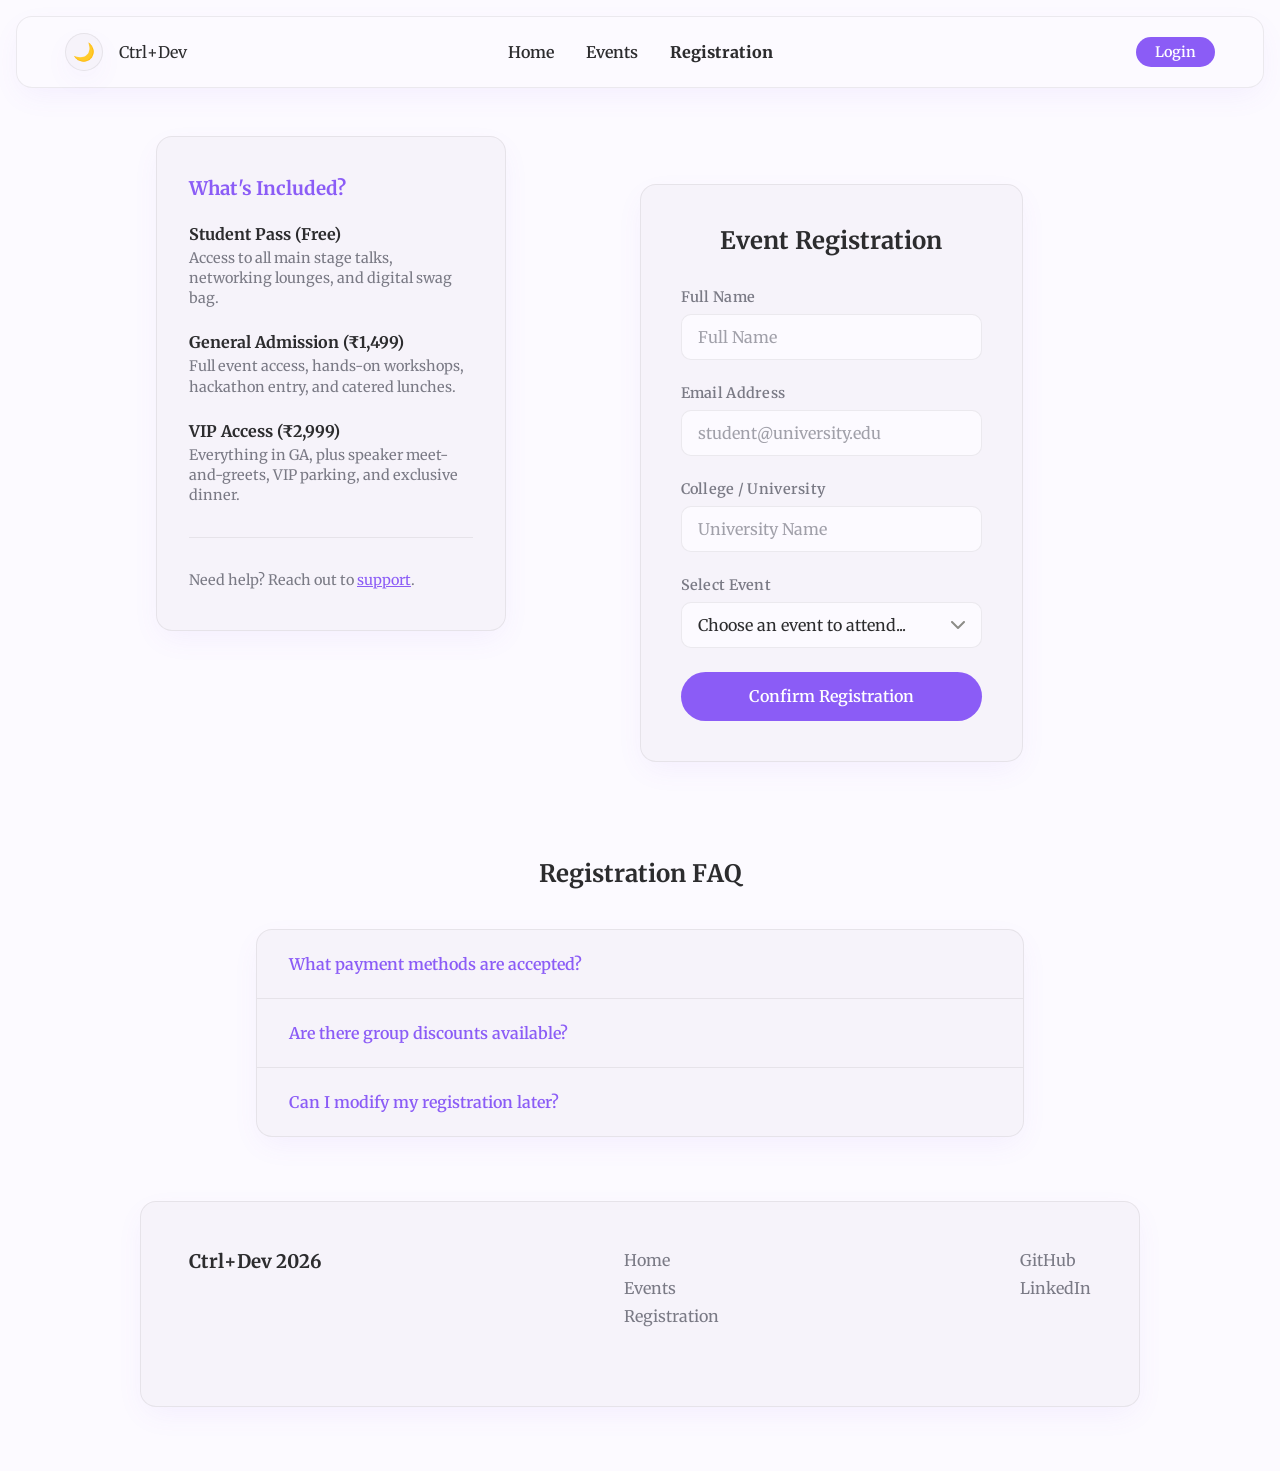
<file: register.html>
<!DOCTYPE html>
<html lang="en">
<head>
    <meta charset="UTF-8">
    <meta name="viewport" content="width=device-width, initial-scale=1.0">
    <title>Register | Ctrl+Dev 2026</title>
    <link rel="stylesheet" href="style.css">
    
    <script>
        const savedTheme = localStorage.getItem('theme') || 'light';
        document.documentElement.setAttribute('data-theme', savedTheme);
    </script>
</head>
<body>
    <video class="video-background" autoplay muted loop playsinline>
        <source src="https://assets.codepen.io/3364143/7btrrd.mp4" type="video/mp4">
    </video>
    <div class="video-overlay"></div>

    <div class="dull-container">
        <!-- Navbar -->
        <nav class="glass focus-target">
            <div id="auth-nav-slot">
                <button id="login-btn" class="cta-btn" style="padding: 0.4rem 1.2rem; font-size: 0.9rem;">Login</button>
            </div>
            <div class="nav-links">
                <a href="index.html">Home</a>
                <a href="events.html" target="_blank">Events</a>
                <a href="register.html" style="font-weight: 800;">Registration</a>
            </div>
            <div style="display: flex; align-items: center; gap: 1rem;">
                <button id="theme-toggle" class="theme-icon-btn" title="Toggle Theme">🌓</button>
                <a href="index.html" class="logo spin-text" style="text-decoration: none; color: var(--text-color);"><strong>Ctrl+Dev</strong></a>
            </div>
        </nav>

        <main>
            <div class="register-layout">
                <!-- Sidebar: What's Included -->
                <aside class="register-sidebar glass focus-target">
                    <h3 style="margin-bottom: 1.5rem; color: var(--primary-color);">What's Included?</h3>
                    <div class="tier">
                        <h4>Student Pass (Free)</h4>
                        <p>Access to all main stage talks, networking lounges, and digital swag bag.</p>
                    </div>
                    <div class="tier">
                        <h4>General Admission (₹1,499)</h4>
                        <p>Full event access, hands-on workshops, hackathon entry, and catered lunches.</p>
                    </div>
                    <div class="tier">
                        <h4>VIP Access (₹2,999)</h4>
                        <p>Everything in GA, plus speaker meet-and-greets, VIP parking, and exclusive dinner.</p>
                    </div>
                    <hr style="border: none; border-top: 1px solid var(--border-color); margin: 2rem 0;">
                    <p style="font-size: 0.9rem; color: var(--secondary-color);">Need help? Reach out to <a href="mailto:support@ctrldev.com" style="color: var(--primary-color);">support</a>.</p>
                </aside>

                <!-- Main Form -->
                <div class="registration-container glass focus-target">
                    <h2 class="spin-text" style="text-align: center; margin-bottom: 2rem;">Event Registration</h2>
                    
                    <form id="registration-form" novalidate>
                        <div class="form-group">
                            <label for="name">Full Name</label>
                            <input type="text" id="name" placeholder="Full Name" required>
                        </div>
                        <div class="form-group">
                            <label for="email">Email Address</label>
                            <input type="email" id="email" placeholder="student@university.edu" required>
                        </div>
                        <div class="form-group">
                            <label for="college">College / University</label>
                            <input type="text" id="college" placeholder="University Name" required>
                        </div>
                        <div class="form-group">
                            <label for="event-select">Select Event</label>
                            <select id="event-select" required>
                                <option value="" disabled selected>Choose an event to attend...</option>
                                <option value="1">Web3 Summit</option>
                                <option value="2">AI Engineering Hackathon</option>
                                <option value="3">Data Science & Supabase</option>
                                <option value="4">CyberSec 101</option>
                                <option value="5">Project Management Bootcamp</option>
                                <option value="6">React India</option>
                            </select>
                        </div>
                        <button type="submit" style="margin-top: 1rem;">Confirm Registration</button>
                    </form>
                </div>
            </div>

            <!-- Registration FAQ -->
            <section class="content-section focus-target" style="max-width: 800px; margin: 0 auto;">
                <h2 class="spin-text section-title" style="text-align: center;">Registration FAQ</h2>
                <div class="faq-accordion glass">
                    <details>
                        <summary>What payment methods are accepted?</summary>
                        <p>We accept all major credit cards (Visa, Mastercard, Amex), PayPal, and UPI.</p>
                    </details>
                    <details>
                        <summary>Are there group discounts available?</summary>
                        <p>Yes! Groups of 5 or more receive an automatic 15% discount at checkout. Contact support for larger university groups.</p>
                    </details>
                    <details>
                        <summary>Can I modify my registration later?</summary>
                        <p>You can update your personal details or transfer your ticket to another person up to 7 days before the event starts.</p>
                    </details>
                </div>
            </section>
        </main>

        <!-- Footer -->
        <footer class="glass focus-target footer">
            <div class="footer-content">
                <div class="footer-brand">
                    <h3 class="spin-text">Ctrl+Dev 2026</h3>
                </div>
                <div class="footer-links">
                    <a href="index.html">Home</a>
                    <a href="events.html">Events</a>
                    <a href="register.html">Registration</a>
                </div>
                <div class="footer-socials">
                    <a href="https://github.com/angiedmn" target="_blank">GitHub</a>
                    <a href="https://www.linkedin.com/in/angel-dhiman-676467374/" target="_blank">LinkedIn</a>
                </div>
            </div>
        </footer>
    </div>

    <script src="script.js"></script>
</body>
</html>
</file>
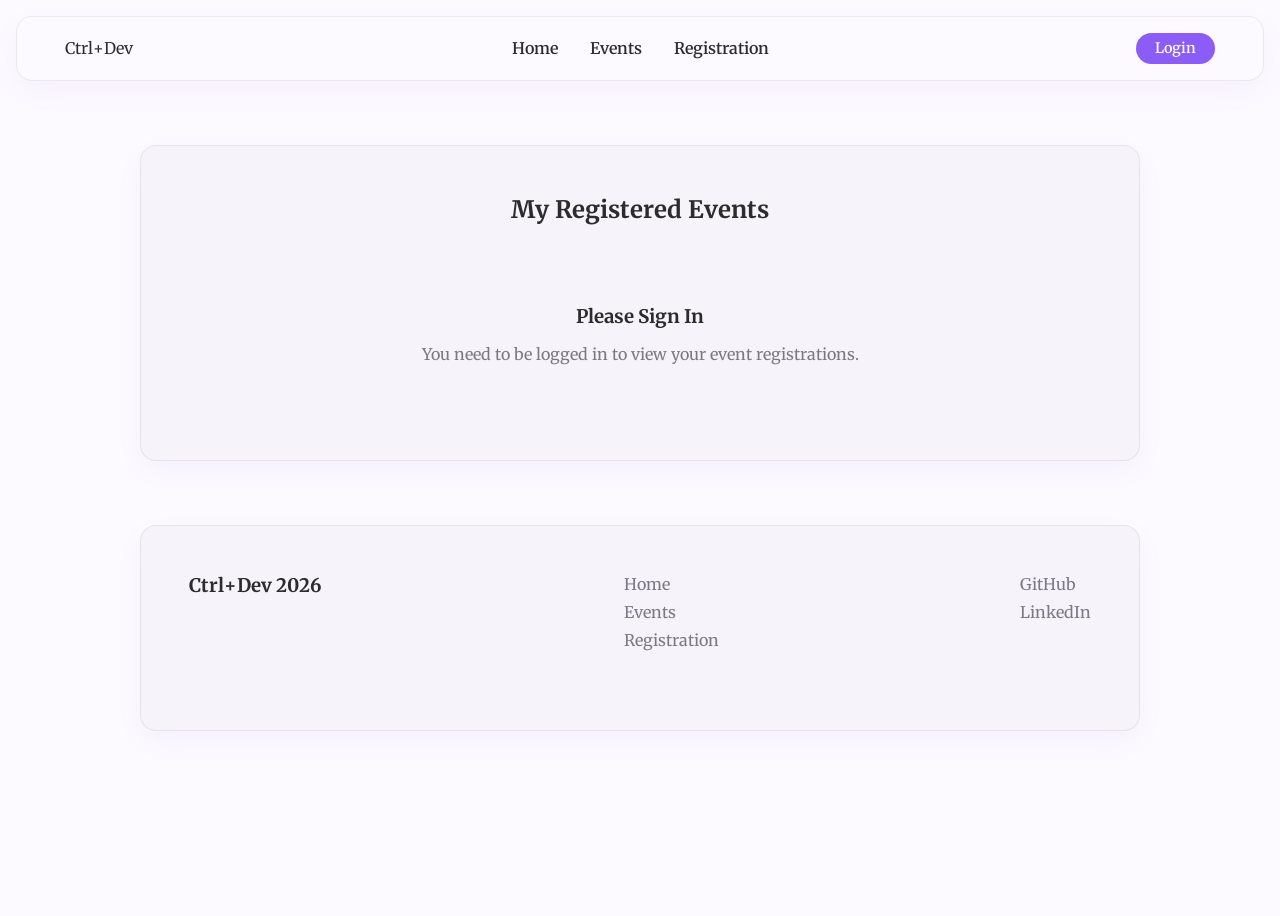
<file: registrations.html>
<!DOCTYPE html>
<html lang="en">
<head>
    <meta charset="UTF-8">
    <meta name="viewport" content="width=device-width, initial-scale=1.0">
    <title>My Registrations | Ctrl+Dev 2026</title>
    <link rel="stylesheet" href="style.css">
    
    <script>
        const savedTheme = localStorage.getItem('theme') || 'light';
        document.documentElement.setAttribute('data-theme', savedTheme);
    </script>
</head>
<body>
    <video class="video-background" autoplay muted loop playsinline>
        <source src="https://assets.codepen.io/3364143/7btrrd.mp4" type="video/mp4">
    </video>
    <div class="video-overlay"></div>

    <div class="dull-container">
        <!-- Navbar -->
        <nav class="glass focus-target">
            <div id="auth-nav-slot">
                <button id="login-btn" class="cta-btn" style="padding: 0.4rem 1.2rem; font-size: 0.9rem;">Login</button>
            </div>
            <div class="nav-links">
                <a href="index.html">Home</a>
                <a href="events.html">Events</a>
                <a href="register.html" target="_blank">Registration</a>
            </div>
            <div style="display: flex; align-items: center; gap: 1rem;">
                <!-- Theme toggle moved to dropdown, handled in JS -->
                <a href="index.html" class="logo spin-text" style="text-decoration: none; color: var(--text-color);"><strong>Ctrl+Dev</strong></a>
            </div>
        </nav>

        <main>
            <section class="glass focus-target content-section" id="registrations-container" style="padding: 3rem 2rem;">
                <h2 class="spin-text" style="margin-bottom: 2rem; text-align: center;">My Registered Events</h2>
                
                <div class="events-grid" id="registrations-grid">
                    <!-- Javascript will populate registration cards here -->
                </div>
            </section>
        </main>

        <!-- Footer -->
        <footer class="glass focus-target footer">
            <div class="footer-content">
                <div class="footer-brand">
                    <h3 class="spin-text">Ctrl+Dev 2026</h3>
                </div>
                <div class="footer-links">
                    <a href="index.html">Home</a>
                    <a href="events.html">Events</a>
                    <a href="register.html">Registration</a>
                </div>
                <div class="footer-socials">
                    <a href="https://github.com/angiedmn" target="_blank">GitHub</a>
                    <a href="https://www.linkedin.com/in/angel-dhiman-676467374/" target="_blank">LinkedIn</a>
                </div>
            </div>
        </footer>
    </div>

    <script src="script.js"></script>
</body>
</html>
</file>
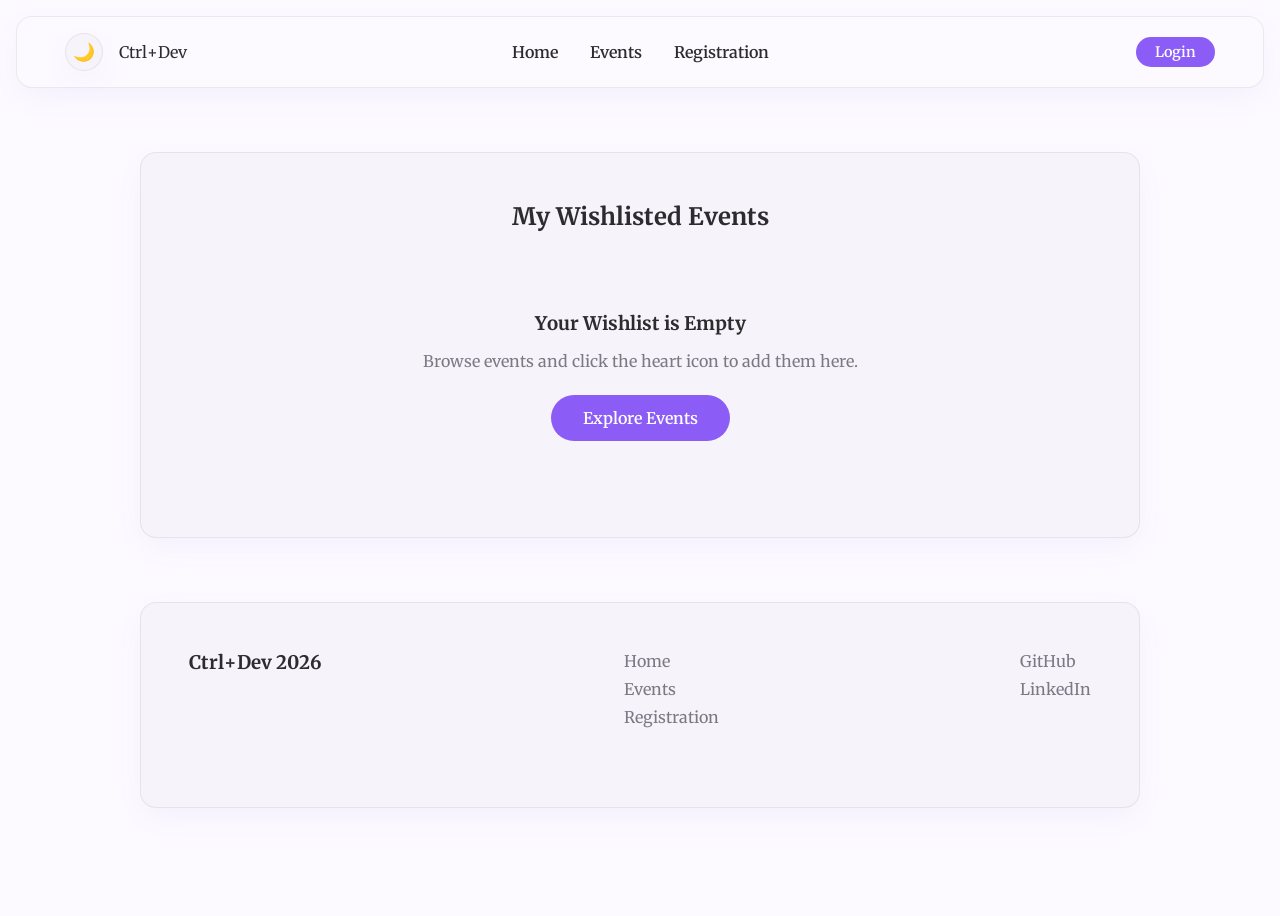
<file: wishlists.html>
<!DOCTYPE html>
<html lang="en">
<head>
    <meta charset="UTF-8">
    <meta name="viewport" content="width=device-width, initial-scale=1.0">
    <title>My Wishlist | Ctrl+Dev 2026</title>
    <link rel="stylesheet" href="style.css">
    
    <script>
        const savedTheme = localStorage.getItem('theme') || 'light';
        document.documentElement.setAttribute('data-theme', savedTheme);
    </script>
</head>
<body>
    <video class="video-background" autoplay muted loop playsinline>
        <source src="https://assets.codepen.io/3364143/7btrrd.mp4" type="video/mp4">
    </video>
    <div class="video-overlay"></div>

    <div class="dull-container">
        <!-- Navbar -->
        <nav class="glass focus-target">
            <div id="auth-nav-slot">
                <button id="login-btn" class="cta-btn" style="padding: 0.4rem 1.2rem; font-size: 0.9rem;">Login</button>
            </div>
            <div class="nav-links">
                <a href="index.html">Home</a>
                <a href="events.html">Events</a>
                <a href="register.html" target="_blank">Registration</a>
            </div>
            <div style="display: flex; align-items: center; gap: 1rem;">
                <button id="theme-toggle" class="theme-icon-btn" title="Toggle Theme">🌓</button>
                <a href="index.html" class="logo spin-text" style="text-decoration: none; color: var(--text-color);"><strong>Ctrl+Dev</strong></a>
            </div>
        </nav>

        <main>
            <section class="glass focus-target content-section" id="wishlist-container" style="padding: 3rem 2rem;">
                <h2 class="spin-text" style="margin-bottom: 2rem; text-align: center;">My Wishlisted Events</h2>
                
                <div class="events-grid" id="wishlist-grid">
                    <!-- Javascript will populate wishlisted cards here -->
                </div>
            </section>
        </main>

        <!-- Footer -->
        <footer class="glass focus-target footer">
            <div class="footer-content">
                <div class="footer-brand">
                    <h3 class="spin-text">Ctrl+Dev 2026</h3>
                </div>
                <div class="footer-links">
                    <a href="index.html">Home</a>
                    <a href="events.html">Events</a>
                    <a href="register.html">Registration</a>
                </div>
                <div class="footer-socials">
                    <a href="https://github.com/angeldhiman" target="_blank">GitHub</a>
                    <a href="https://linkedin.com/in/angeldhiman" target="_blank">LinkedIn</a>
                </div>
            </div>
        </footer>
    </div>

    <script src="script.js"></script>
</body>
</html>
</file>
<file: style.css>
@import url('https://fonts.googleapis.com/css2?family=Merriweather:wght@300;400;700;900&display=swap');

:root {
    color-scheme: light;
    --bg-color: #FCFAFF; 
    --text-color: #2C2C2E; 
    --card-bg: #F6F3FA; 
    --nav-bg: #F6F3FA; 
    --primary-color: #8B5CF6; 
    --primary-hover: #6D28D9; 
    --accent-red: #C4506A; 
    --accent-blue: #5B7FDB; 
    --secondary-color: #7A7A85; 
    --border-color: rgba(44, 44, 46, 0.08); 
    --btn-text: #FFFFFF; 
    --card-shadow: 0 10px 30px -5px rgba(139, 92, 246, 0.08); 
    --transition: all 0.3s ease;
}

[data-theme="dark"] {
    color-scheme: dark;
    --bg-color: #121019; 
    --text-color: #F7F5F0; 
    --card-bg: #1A1725; 
    --nav-bg: #1A1725; 
    --primary-color: #8B5CF6; 
    --primary-hover: #9D75F8; 
    --accent-red: #D36780; 
    --accent-blue: #7394E6; 
    --border-color: rgba(247, 245, 240, 0.08); 
    --btn-text: #FFFFFF; 
    --card-shadow: 0 10px 30px -5px rgba(0, 0, 0, 0.5); 
}

* {
    margin: 0;
    padding: 0;
    box-sizing: border-box;
    font-family: 'Merriweather', serif;
}

body {
    background: var(--bg-color);
    color: var(--text-color);
    min-height: 100vh;
    overflow-x: hidden;
    transition: var(--transition);
}

@keyframes fadeInPage {
    0% { opacity: 0; transform: translateY(10px); }
    100% { opacity: 1; transform: translateY(0); }
}

@keyframes fadeOutPage {
    0% { opacity: 1; transform: translateY(0); }
    100% { opacity: 0; transform: translateY(-10px); }
}

.glass {
    background: var(--card-bg);
    border: 1px solid var(--border-color);
    box-shadow: var(--card-shadow);
    border-radius: 16px;
}

/* Solid Navbar */
nav.glass {
    display: flex;
    justify-content: space-between;
    align-items: center;
    padding: 1rem 3rem;
    margin: 1rem;
    position: sticky;
    top: 1rem;
    background: var(--bg-color) !important;
    backdrop-filter: none !important;
    -webkit-backdrop-filter: none !important;
    z-index: 9999 !important;
    opacity: 1 !important;
    border: 1px solid var(--border-color);
}

nav.glass > * { flex: 1; }
nav.glass > *:first-child { display: flex; justify-content: flex-start; align-items: center; }
nav.glass > .nav-links { display: flex; justify-content: center; align-items: center; flex: 2; }
nav.glass > *:last-child { display: flex; justify-content: flex-end; align-items: center; }

[id] { scroll-margin-top: 6.5rem; }

.nav-links { display: flex; gap: 2rem; align-items: center; }
.nav-links a { text-decoration: none; color: var(--text-color); font-weight: 600; transition: var(--transition); }
.nav-links a:hover { color: var(--accent-blue); opacity: 0.9; }

.theme-icon-btn {
    background: var(--card-bg);
    border: 1px solid var(--border-color);
    color: var(--text-color);
    width: 38px;
    height: 38px;
    border-radius: 50%;
    cursor: pointer;
    display: flex;
    align-items: center;
    justify-content: center;
    font-size: 1.1rem;
    box-shadow: var(--card-shadow);
    transition: var(--transition);
}
.theme-icon-btn:hover { transform: scale(1.1); border-color: var(--primary-color); }

.dull-container {
    transition: var(--transition);
    padding-bottom: 2rem;
    animation: fadeInPage 0.4s ease-out forwards;
    opacity: 0; 
}
.dull-container.fade-out { animation: fadeOutPage 0.4s ease-in forwards; }
.dull-container:has(.focus-target:hover) .focus-target:not(:hover) {
    opacity: 0.45;
    filter: grayscale(30%);
    transform: scale(0.98);
}
.focus-target { transition: var(--transition); }

.spin-word { display: inline-block; white-space: nowrap; }
.spin-char { display: inline-block; transition: transform 0.4s cubic-bezier(0.68, -0.55, 0.265, 1.55), color 0.3s, opacity 0.3s; }
.spin-text:hover .spin-char { color: var(--primary-color); opacity: 0.8; }
.spin-char:hover { transform: rotateY(360deg) scale(1.3); color: var(--primary-color); opacity: 1 !important; }

.hero-container {
    position: relative;
    margin: 2rem auto;
    max-width: 1000px;
    overflow: hidden; 
    border-radius: 16px;
    padding-bottom: 1.5rem;
}
.hero-track {
    display: flex;
    gap: 2rem;
    overflow-x: auto;
    scroll-snap-type: x mandatory;
    scrollbar-width: none;
    padding: 1rem;
    scroll-behavior: smooth;
}
.hero-track::-webkit-scrollbar { display: none; }

.hero-slide {
    flex: 0 0 100%;
    scroll-snap-align: center;
    display: flex;
    flex-direction: column;
    align-items: center;
    justify-content: center;
    text-align: center;
    padding: 3rem 4rem;
    min-height: 480px;
    position: relative;
}
.hero-slide-content { z-index: 2; }
.hero-slide-img {
    width: 100%;
    height: 220px;
    object-fit: cover;
    border-radius: 12px;
    margin-bottom: 1.5rem;
    border: 1px solid var(--border-color);
}

.slider-dots { display: flex; justify-content: center; gap: 12px; margin-top: 1rem; position: relative; z-index: 5; }
.dot { width: 12px; height: 12px; border-radius: 50%; background-color: var(--secondary-color); opacity: 0.4; cursor: pointer; transition: var(--transition); }
.dot.active { background-color: var(--primary-color); opacity: 1; transform: scale(1.3); }
.dot:hover { opacity: 0.8; }

.cursor-glow {
    position: absolute;
    width: 300px;
    height: 300px;
    background: radial-gradient(circle, var(--primary-color) 0%, rgba(255,255,255,0) 60%);
    border-radius: 50%;
    pointer-events: none;
    transform: translate(-50%, -50%);
    z-index: 0; 
    opacity: 0;
    transition: opacity 0.3s ease;
    mix-blend-mode: plus-lighter;
}
.hero-container:hover .cursor-glow { opacity: 0.15; }
[data-theme="dark"] .hero-container:hover .cursor-glow { opacity: 0.10; }

.cta-btn {
    display: inline-block;
    background: var(--primary-color);
    color: var(--btn-text);
    padding: 0.8rem 2rem;
    border: none;
    border-radius: 25px;
    font-size: 1rem;
    font-weight: 600;
    cursor: pointer;
    transition: var(--transition);
    text-decoration: none !important; 
}
.cta-btn:hover { background: var(--primary-hover); transform: translateY(-2px); }

.video-background {
    position: fixed;
    top: 0; left: 0; width: 100vw; height: 100vh;
    object-fit: cover;
    z-index: -2;
    opacity: 0.35;
    transition: var(--transition);
}
.video-overlay {
    position: fixed;
    top: 0; left: 0; width: 100vw; height: 100vh;
    z-index: -1; 
    background-color: var(--bg-color);
    opacity: 0.55; 
    transition: var(--transition);
}

/* User Avatar & Dropdown Menu Styles */
.user-dropdown-container {
    position: relative;
}

.user-dropdown-menu {
    position: absolute;
    top: calc(100% + 15px);
    right: 0; /* Align perfectly to the right side */
    width: 240px;
    background: var(--card-bg);
    border-radius: 12px;
    box-shadow: 0 10px 40px rgba(0, 0, 0, 0.15);
    opacity: 0;
    pointer-events: none;
    transform: translateY(-10px);
    transition: var(--transition);
    display: flex;
    flex-direction: column;
    overflow: hidden;
    z-index: 10000;
    border: 1px solid var(--border-color);
}

.user-dropdown-menu.active {
    opacity: 1;
    pointer-events: auto;
    transform: translateY(0);
}

.dropdown-item {
    padding: 0.9rem 1.2rem;
    color: var(--text-color);
    text-decoration: none;
    font-size: 0.95rem;
    transition: var(--transition);
    display: block;
    border-bottom: 1px solid var(--border-color);
    font-family: 'Merriweather', serif;
}

.dropdown-item:last-child {
    border-bottom: none;
}

.dropdown-item:hover {
    background: rgba(139, 92, 246, 0.08);
    color: var(--primary-color);
}

/* Wishlist Button Styles */
.wishlist-btn {
    background: var(--card-bg);
    border: 1px solid var(--border-color);
    color: var(--secondary-color);
    border-radius: 50%;
    width: 40px;
    height: 40px;
    display: flex;
    align-items: center;
    justify-content: center;
    font-size: 1.3rem;
    cursor: pointer;
    transition: var(--transition);
    position: absolute;
    top: 1rem;
    right: 1rem;
    z-index: 10;
    box-shadow: 0 4px 10px rgba(0,0,0,0.05);
}

.wishlist-btn:hover {
    transform: scale(1.1);
    border-color: var(--accent-red);
    color: var(--accent-red);
}

.wishlist-btn.active {
    background: var(--accent-red);
    color: #fff;
    border-color: var(--accent-red);
}

.wishlist-btn-large {
    background: var(--bg-color);
    border: 1px solid var(--border-color);
    color: var(--secondary-color);
    border-radius: 50%;
    width: 55px;
    height: 55px;
    display: flex;
    align-items: center;
    justify-content: center;
    font-size: 1.8rem;
    cursor: pointer;
    transition: var(--transition);
}

.wishlist-btn-large:hover {
    transform: scale(1.1);
    border-color: var(--accent-red);
    color: var(--accent-red);
}

.wishlist-btn-large.active {
    background: var(--accent-red);
    color: #fff;
    border-color: var(--accent-red);
}


.registration-container {
    max-width: 560px;
    margin: 3rem auto;
    padding: 2.5rem;
}
.form-group {
    margin-bottom: 1.5rem;
    display: flex;
    flex-direction: column;
    gap: 0.5rem;
}
.form-group label {
    font-weight: 600;
    font-size: 0.9rem;
    color: var(--secondary-color);
    letter-spacing: 0.02em;
}
.form-group input, .form-group select {
    font-family: 'Merriweather', serif;
    font-size: 1rem;
    color: var(--text-color);
    background: var(--bg-color); 
    border: 1px solid var(--border-color);
    border-radius: 10px;
    padding: 0.75rem 1rem;
    outline: none;
    transition: var(--transition);
    appearance: none;
    -webkit-appearance: none;
}
.form-group select {
    background-image: url("data:image/svg+xml;utf8,<svg xmlns='http://www.w3.org/2000/svg' width='14' height='9' viewBox='0 0 14 9' fill='none'><path d='M1 1L7 7L13 1' stroke='%238C8C88' stroke-width='2' stroke-linecap='round' stroke-linejoin='round'/></svg>");
    background-repeat: no-repeat;
    background-position: right 1rem center;
    padding-right: 2.5rem;
    cursor: pointer;
}
.form-group input::placeholder { color: var(--secondary-color); opacity: 0.7; }
.form-group input:focus, .form-group select:focus {
    border-color: var(--primary-color);
    box-shadow: 0 0 0 3px rgba(139, 92, 246, 0.15); 
}
.form-group input.input-error, .form-group select.input-error {
    border-color: var(--accent-red);
    box-shadow: 0 0 0 3px rgba(196, 80, 106, 0.15);
}
.form-group select option, .events-controls select option {
    background-color: var(--bg-color);
    color: var(--text-color);
}

#registration-form button[type="submit"] {
    width: 100%;
    display: block;
    background: var(--primary-color);
    color: var(--btn-text);
    padding: 0.9rem 2rem;
    border: none;
    border-radius: 25px;
    font-size: 1rem;
    font-weight: 600;
    font-family: 'Merriweather', serif;
    cursor: pointer;
    transition: var(--transition);
    margin-top: 0.5rem;
}
#registration-form button[type="submit"]:hover {
    background: var(--primary-hover);
    transform: translateY(-2px);
}

.events-controls {
    display: flex;
    gap: 1rem;
    flex-wrap: wrap;
    margin-bottom: 2rem;
}
.events-controls input, .events-controls select {
    font-family: 'Merriweather', serif;
    font-size: 0.95rem;
    color: var(--text-color);
    background: var(--card-bg);
    border: 1px solid var(--border-color);
    border-radius: 10px;
    padding: 0.7rem 1rem;
    outline: none;
    transition: var(--transition);
}
.events-controls input { flex: 1; min-width: 220px; }
.events-controls input:focus, .events-controls select:focus {
    border-color: var(--primary-color);
    box-shadow: 0 0 0 3px rgba(139, 92, 246, 0.15); 
}

.events-grid {
    display: grid;
    grid-template-columns: repeat(auto-fit, minmax(260px, 1fr));
    gap: 1.5rem;
}

.event-card {
    padding: 1.5rem;
    display: flex;
    flex-direction: column;
    align-items: flex-start;
    position: relative; /* Essential to anchor the wishlist button */
}

.event-card .category {
    display: inline-block;
    background: rgba(196, 80, 106, 0.12); 
    color: var(--accent-red);
    font-size: 0.75rem;
    font-weight: 600;
    letter-spacing: 0.03em;
    text-transform: uppercase;
    padding: 0.25rem 0.75rem;
    border-radius: 20px;
    margin-bottom: 0.75rem;
}
.event-card h3 { margin-bottom: 0.5rem; padding-right: 2.5rem; /* prevent overlap with heart */ }
.event-card p { color: var(--secondary-color); font-size: 0.9rem; line-height: 1.5; }

.content-section { max-width: 1000px; margin: 4rem auto; padding: 0 1rem; }
.section-title { margin-bottom: 2.5rem; }

.stats-grid { display: grid; grid-template-columns: repeat(auto-fit, minmax(200px, 1fr)); gap: 1.5rem; text-align: center; }
.stat-card { padding: 2rem; }
.stat-card h3 { font-size: 2.5rem; color: var(--accent-blue); }

.three-col-grid { display: grid; grid-template-columns: repeat(auto-fit, minmax(280px, 1fr)); gap: 2rem; }
.feature-card, .testimonial-card { padding: 2rem; text-align: left; }
.feature-card h3 { color: var(--primary-color); margin-bottom: 1rem; }
.testimonial-card p { font-style: italic; margin-bottom: 1rem; color: var(--secondary-color); }

.speakers-grid { display: grid; grid-template-columns: repeat(auto-fit, minmax(200px, 1fr)); gap: 1.5rem; }
.speaker-card { padding: 1.5rem; }
.speaker-card img { width: 100px; height: 100px; border-radius: 50%; object-fit: cover; margin-bottom: 1rem; border: 3px solid var(--primary-color); }
.speaker-card p { color: var(--secondary-color); font-size: 0.9rem; }

.timeline-grid { display: grid; grid-template-columns: repeat(auto-fit, minmax(300px, 1fr)); gap: 3rem; }
.timeline-day h3 { color: var(--primary-color); margin-bottom: 1.5rem; border-bottom: 1px solid var(--border-color); padding-bottom: 0.5rem; }
.timeline-day ul { list-style: none; }
.timeline-day li { margin-bottom: 1rem; color: var(--secondary-color); }
.timeline-day strong { color: var(--text-color); }

.sponsors-strip { display: flex; flex-wrap: wrap; justify-content: center; gap: 3rem; padding: 2rem; }
.sponsor-logo { font-size: 1.5rem; font-weight: 600; color: var(--secondary-color); opacity: 0.6; transition: var(--transition); }
.sponsor-logo:hover { opacity: 1; color: var(--text-color); }

.faq-accordion details { border-bottom: 1px solid var(--border-color); }
.faq-accordion details:last-child { border-bottom: none; }
.faq-accordion summary { padding: 1.5rem 2rem; font-weight: 600; cursor: pointer; list-style: none; outline: none; color: var(--primary-color); transition: var(--transition); }
.faq-accordion summary::-webkit-details-marker { display: none; }
.faq-accordion details p { padding: 0 2rem 1.5rem; color: var(--secondary-color); line-height: 1.6; }

.footer { max-width: 1000px; margin: 4rem auto 2rem; padding: 3rem; }
.footer-content { display: flex; flex-wrap: wrap; justify-content: space-between; gap: 2rem; margin-bottom: 2rem; }
.footer-brand p { color: var(--secondary-color); font-size: 0.9rem; margin-top: 0.5rem; }
.footer-links, .footer-socials { display: flex; flex-direction: column; gap: 0.5rem; }
.footer-links a, .footer-socials a { color: var(--secondary-color); text-decoration: none; transition: var(--transition); }
.footer-links a:hover, .footer-socials a:hover { color: var(--accent-blue); }

.register-layout { display: grid; grid-template-columns: 350px 1fr; gap: 2rem; max-width: 1000px; margin: 3rem auto; padding: 0 1rem; align-items: flex-start; }
@media (max-width: 800px) { .register-layout { grid-template-columns: 1fr; } }
.register-sidebar { padding: 2.5rem 2rem; }
.register-sidebar .tier { margin-bottom: 1.5rem; }
.register-sidebar h4 { color: var(--text-color); margin-bottom: 0.25rem; }
.register-sidebar p { font-size: 0.9rem; color: var(--secondary-color); line-height: 1.4; }

.opacity-75 { opacity: 0.75; }

.stat-ring {
    --progress: 0%; 
    --ring-color: var(--accent-blue);
    width: 120px; height: 120px; border-radius: 50%;
    background: conic-gradient(var(--ring-color) var(--progress), rgba(139, 92, 246, 0.15) 0deg); 
    display: flex; align-items: center; justify-content: center; position: relative;
    box-shadow: 0 4px 15px rgba(0,0,0,0.1);
}
.stat-ring::before { content: ""; position: absolute; width: 100px; height: 100px; background: var(--card-bg); border-radius: 50%; }
.stat-ring span { position: relative; z-index: 1; font-size: 1.25rem; font-weight: 600; color: var(--text-color); }
[data-theme="dark"] .stat-ring::before { background: var(--card-bg); }

#event-countdown { color: var(--accent-blue) !important; }

.toast-container { position: fixed; bottom: 30px; right: 30px; z-index: 9999; display: flex; flex-direction: column; gap: 15px; }
.toast { transform: translateX(120%); opacity: 0; transition: transform 0.4s cubic-bezier(0.68, -0.55, 0.265, 1.55), opacity 0.3s; padding: 1rem 1.5rem; border-left: 4px solid var(--primary-color); font-weight: 600; }
.toast.show { transform: translateX(0); opacity: 1; }
.toast.error { border-left-color: var(--accent-red); }

.back-to-top { position: fixed; bottom: 30px; left: 30px; width: 50px; height: 50px; border-radius: 50%; border: none; cursor: pointer; opacity: 0; pointer-events: none; transform: translateY(20px); transition: opacity 0.3s ease, transform 0.3s ease, background 0.2s; z-index: 999; background: var(--primary-color); color: var(--btn-text); font-size: 1.5rem; display: flex; align-items: center; justify-content: center; box-shadow: var(--card-shadow); }
.back-to-top.visible { opacity: 1; pointer-events: auto; transform: translateY(0); }
.back-to-top:hover { background: var(--primary-hover); transform: translateY(-5px); }

.modal-overlay { position: fixed; top: 0; left: 0; width: 100vw; height: 100vh; background: rgba(0, 0, 0, 0.75); z-index: 9999; display: flex; align-items: center; justify-content: center; opacity: 0; pointer-events: none; transition: opacity 0.3s ease; }
.modal-overlay.active { opacity: 1; pointer-events: auto; }
.modal-content { width: 100%; max-width: 400px; padding: 2.5rem; transform: translateY(20px); transition: transform 0.3s ease; position: relative; }
.modal-overlay.active .modal-content { transform: translateY(0); }
.modal-close { position: absolute; top: 1rem; right: 1.5rem; background: none; border: none; font-size: 1.5rem; cursor: pointer; color: var(--secondary-color); }

.user-avatar { width: 38px; height: 38px; border-radius: 50%; background: var(--primary-color); color: var(--btn-text); display: flex; align-items: center; justify-content: center; font-weight: 600; cursor: pointer; transition: var(--transition); border: 2px solid transparent; }
.user-avatar:hover, .user-dropdown-container:hover .user-avatar { transform: scale(1.05); border-color: var(--accent-blue); background: var(--primary-hover); }

@media (pointer: coarse) { .cursor-glow { display: none !important; } }
@media (max-width: 900px) { nav.glass { padding: 1rem 1.5rem; } .nav-links { gap: 1rem; } .hero-slide { padding: 2rem; min-height: 400px; } .register-layout { grid-template-columns: 1fr; } }
@media (max-width: 768px) { 
    nav.glass { flex-direction: column; gap: 1rem; padding: 1rem; margin: 0.5rem; border-radius: 12px; } 
    nav.glass > * { flex: unset; width: 100%; justify-content: center !important; } 
    .nav-links { flex-wrap: wrap; justify-content: center; gap: 1rem; font-size: 0.9rem; } 
    h1.spin-text { font-size: 2.2rem !important; } 
    h2.spin-text { font-size: 1.8rem !important; } 
    .hero-slide { padding: 1.5rem; min-height: auto; } 
    .hero-slide-img { height: 180px; } 
    .content-section { margin: 2rem auto; padding: 0 1rem; } 
    .registration-container, .register-sidebar { padding: 1.5rem; margin: 1rem auto; } 
    .events-controls { flex-direction: column; } 
    .events-controls input, .events-controls select { width: 100%; min-width: 100%; } 
    .three-col-grid, .events-grid, .stats-grid, .speakers-grid, .timeline-grid { grid-template-columns: 1fr; gap: 1.5rem; } 
    [style*="min-width: 300px"] { min-width: 100% !important; } 
    [style*="height: 350px"], [style*="height: 300px"] { height: auto !important; max-height: 250px !important; } 
    .footer { padding: 2rem 1.5rem; margin: 2rem auto 1rem; } 
    .footer-content { flex-direction: column; text-align: center; gap: 1.5rem; } 
    .footer-links, .footer-socials { align-items: center; }
    
    /* ADDED FIX FOR MOBILE DROPDOWN MENU */
    .user-dropdown-menu { 
        right: -80px; 
        max-width: 95vw; 
    } 
}
@media (max-width: 480px) { h1.spin-text { font-size: 1.8rem !important; } h2.spin-text { font-size: 1.5rem !important; } .toast-container { bottom: 15px; right: 15px; left: 15px; align-items: stretch; } .toast { width: 100%; text-align: center; font-size: 0.9rem; padding: 0.8rem 1rem; } .back-to-top { width: 40px; height: 40px; font-size: 1.2rem; bottom: 15px; left: 15px; } }
</file>
